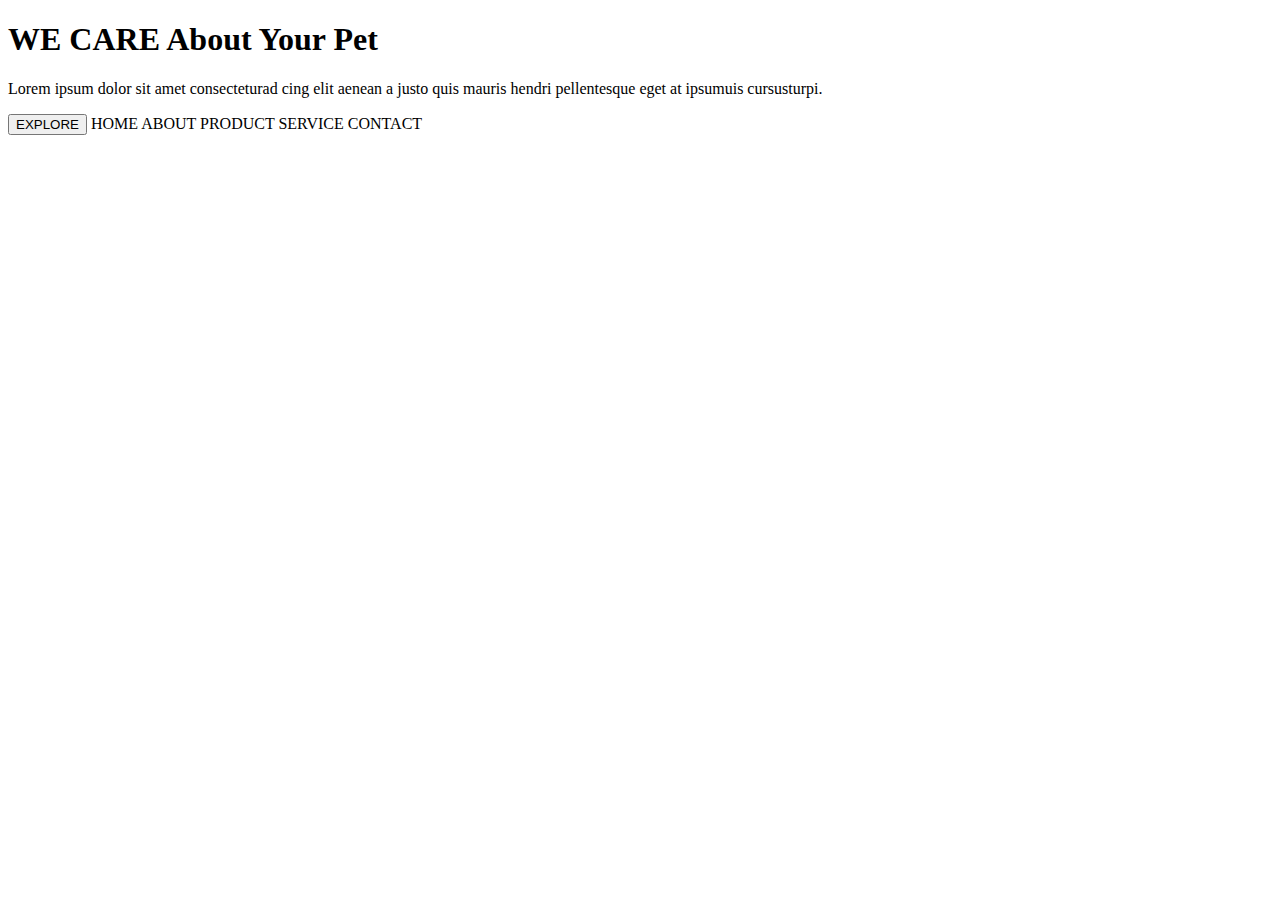
<file: index.html>
<!DOCTYPE html>
<html lang="pt-br">

<head>
    <meta charset="UTF-8">
    <meta name="viewport" content="width=device-width, initial-scale=1.0">
    <title>WE CARE</title>
</head>

<body>
    <h1>WE CARE
        About Your Pet</h1>
    <p>Lorem ipsum dolor sit amet consecteturad
        cing elit aenean a justo quis mauris hendri
        pellentesque eget at ipsumuis cursusturpi.</p>
    <button>EXPLORE</button>

    <a>HOME</a>
    <a>ABOUT</a>
    <a>PRODUCT</a>
    <a>SERVICE</a>
    <a>CONTACT</a>
    <link LOG IN>
</body>

</html>
</file>
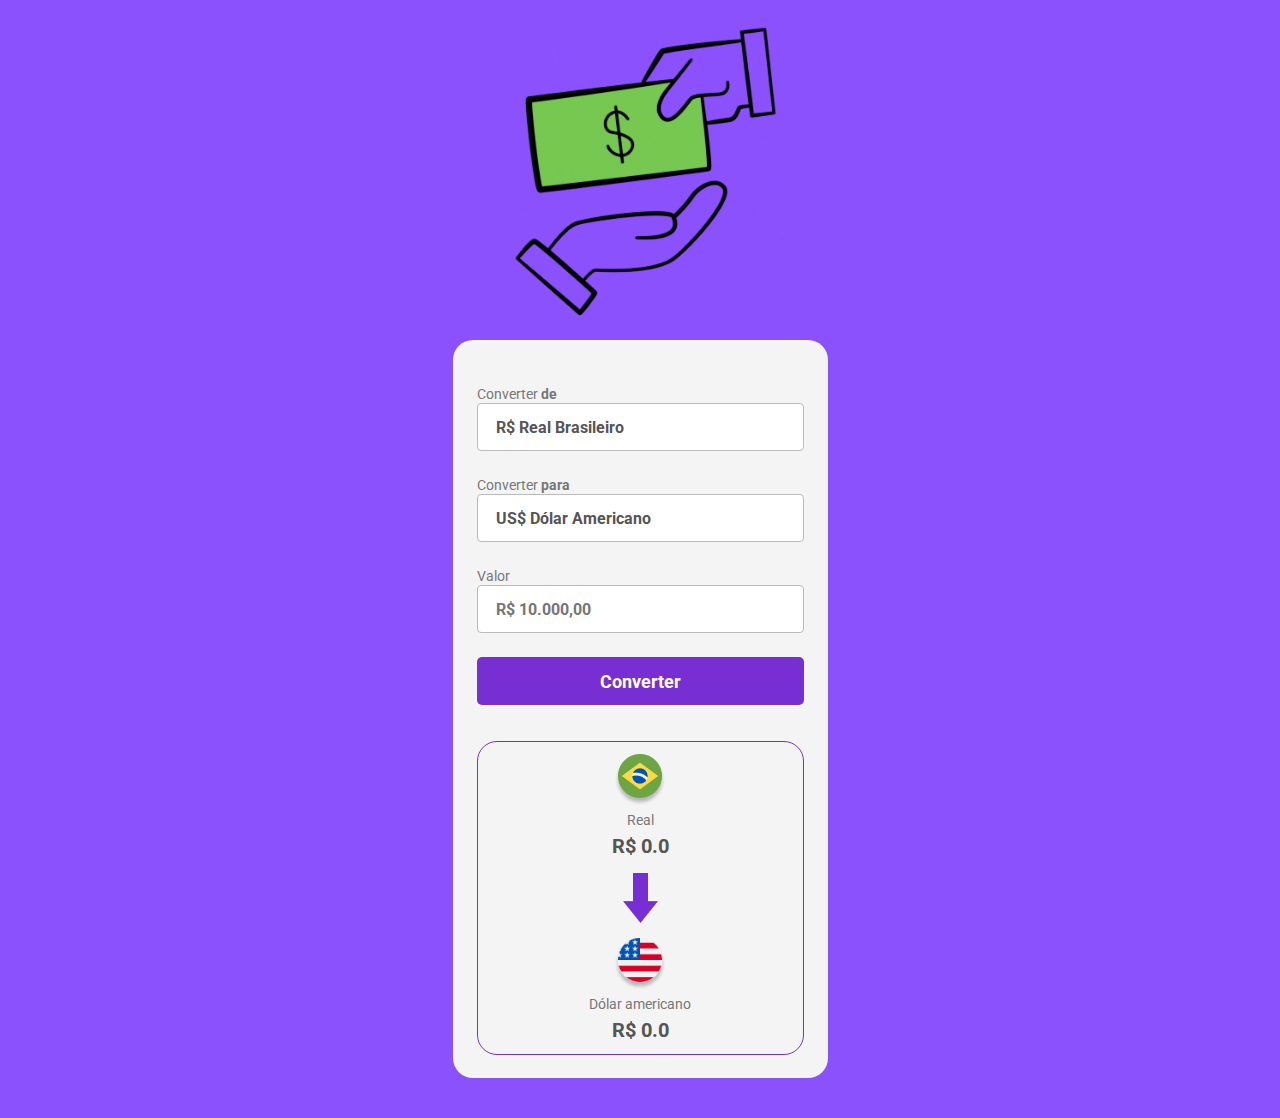
<file: projeto1/index.html>
<!DOCTYPE html>
<html lang="pt-br">

<head>
    <meta charset="UTF-8">
    <meta name="viewport" content="width=, initial-scale=1.0">
    <link rel="preconnect" href="https://fonts.googleapis.com">
    <link rel="preconnect" href="https://fonts.gstatic.com" crossorigin>
    <link
        href="https://fonts.googleapis.com/css2?family=Roboto:ital,wght@0,100;0,300;0,400;0,500;0,700;0,900;1,100;1,300;1,400;1,500;1,700;1,900&display=swap"
        rel="stylesheet">
    <link rel="stylesheet" href="./style.css">

    <title>Convert Money</title>
</head>

<body>
    <img class="logo" src="./assets/logo.gif">

    <main>
        <label>
            Converter <b>de</b>
            <select>
                <option>R$ Real Brasileiro</option>
            </select>
        </label>

        <label>
            Converter <b>para</b>
            <select class="currency-select">
                <option value="dolar">US$ Dólar Americano</option>
                <option value="euro">€ Euro</option>
            </select>

            <label>
                Valor
                <input class="input-currency" placeholder="R$ 10.000,00">
            </label>

            <button class="convert-button">Converter</button>

            <section>

                <div class="currency-box">
                    <img src="./assets/brasil 2.png" alt="logo-moeda-a-converter">
                    <p class="currency">Real</p>
                    <p class="currency-value-abc">R$ 0.0</p>
                </div>

                <img class="arrow" src="./assets/Vector.png" alt="seta">

                <div class="currency-box">
                    <img class="currency-img" src="./assets/estados-unidos (1) 1.png" alt="logo-moeda-convertida">
                    <p class="currency" id="currency-name">Dólar americano</p>
                    <p class="currency-value">R$ 0.0</p>
                </div>
            </section>


        </label>

    </main>
    <script src="./scripts.js"></script>
</body>

</html>
</file>
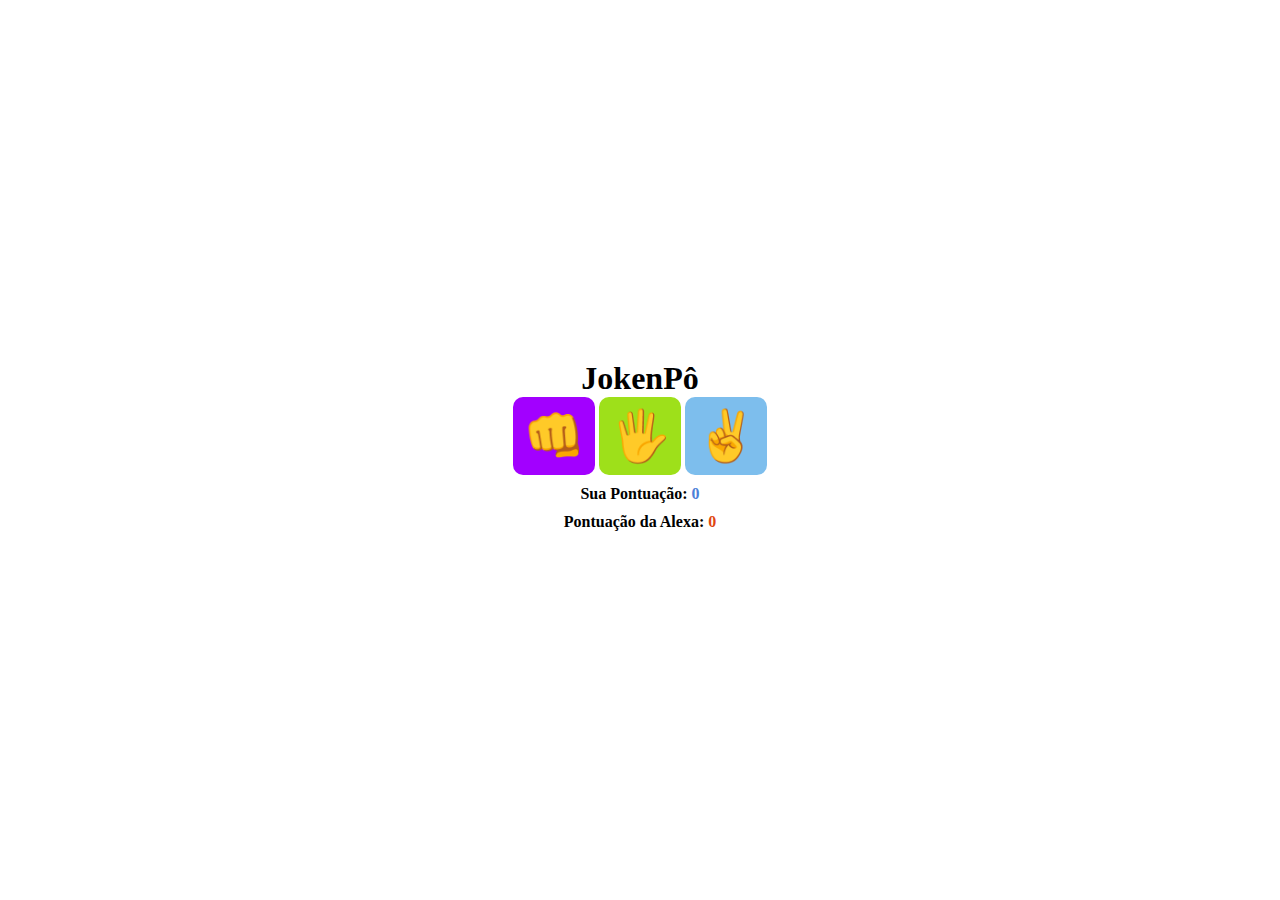
<file: projeto2/jogo.html>
<!DOCTYPE html>
<html lang="pt.br">

<head>
    <meta charset="UTF-8">
    <meta name="viewport" content="width=device-width, initial-scale=1.0">
    <link rel="stylesheet" href="jogo.css">
    <title>Devclub Jokenpô</title>
</head>

<body>
    <div class="container">
        <h1>JokenPô</h1>

        <div>
            <button id="rock" onclick="playHuman('rock')">&#x1F44A;</button>
            <button id="paper" onclick="playHuman('paper')">&#x1F590;</button>
            <button id="scissors" onclick="playHuman('scissors')">&#x270C;</button>
        </div>
        <p class="result"></p>

        <p class="your-score">Sua Pontuação: <span id="human-score">0</span></p>
        <p class="machine-score">Pontuação da Alexa: <span id="machine-score">0</span></p>


    </div>

</body>
<script src="./test.js">

</script>

</html>
</file>
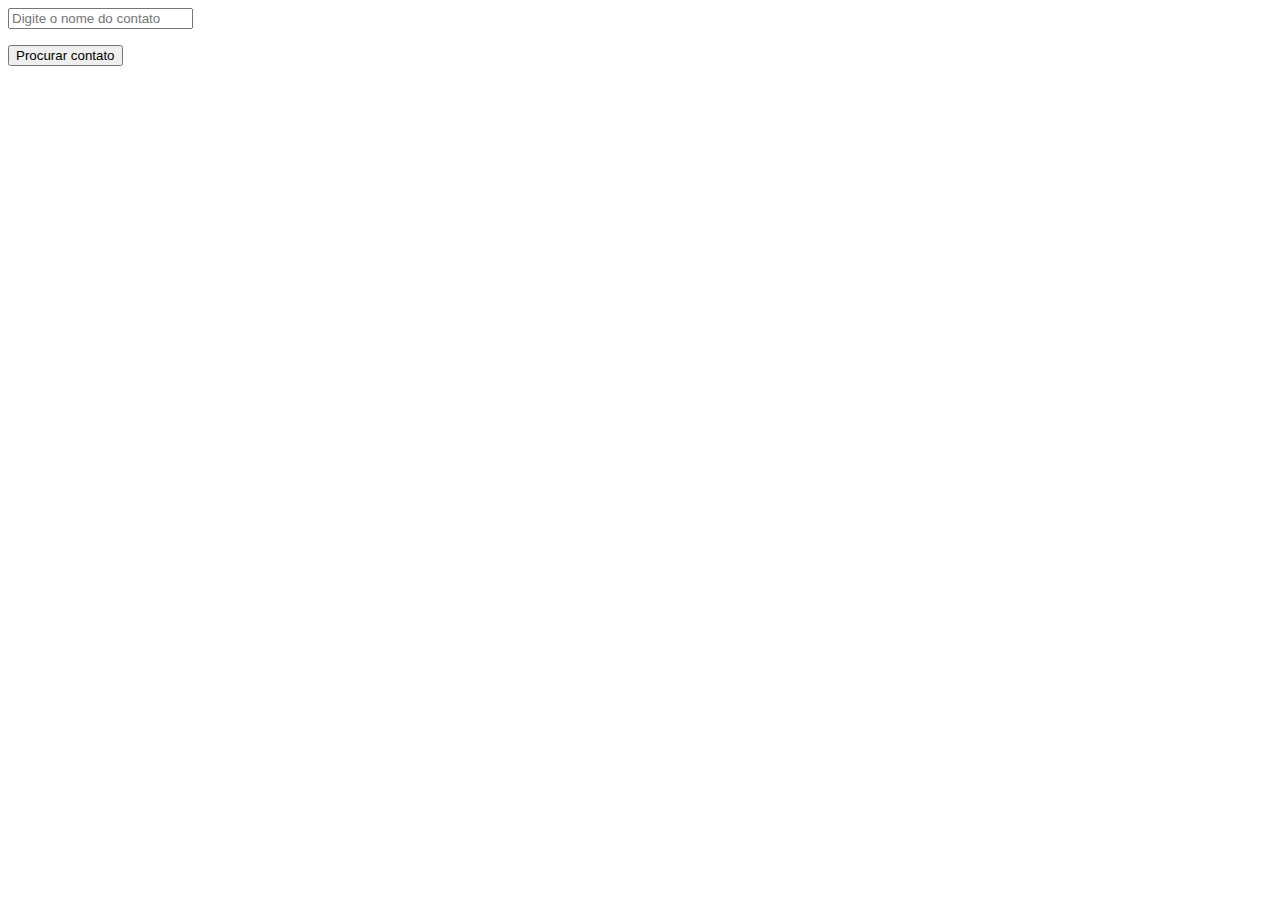
<file: projeto3/projeto.html>
<!DOCTYPE html>
<html lang="pt-br">

<head>
    <meta charset="UTF-8">
    <meta name="viewport" content="width=device-width, initial-scale=1.0">
    <title>lista Contato</title>
</head>

<body>
    <input placeholder="Digite o nome do contato">
    <p></p>
    <button onclick="search()">Procurar contato</button>

</body>
<script>

    let p = document.querySelector('p')
    let input = document.querySelector('input')

    const contacts = [
        { name: 'Rodolfo', Number: '(19) 94343-3434' },
        { name: 'Paulo', Number: '(12) 93443-3434' },
        { name: 'Aline', Number: '(13) 94566-3434' },
        { name: 'Maria', Number: '(14) 94343-3476' },
    ]

    function search() {

        for (let i = 0; i < contacts.length; i++) {

            if (input.value.toLowerCase() === contacts[i].name.toLowerCase()) {
                p.innerHTML = `Contato Encontrado Nome:${contacts[i].name} tel: ${contacts[i].Number}`

                break
            } else {
                p.innerHTML = "Contato nao encontrado, tente novamente"
            }
        }
    }

</script>

</html>
</file>
<file: projeto1/style.css>
* {
    margin: 0;
    padding: 0;
    box-sizing: border-box;
    font-family: "Roboto", serif;
    outline: none;
}

body {
    background-color: #8a51fc;

}

.logo {
    width: 300px;
    display: block;
    margin: 20px auto;
}

main {
    width: 375px;
    background: #f4f4f4;
    border-radius: 20px;
    margin: 0 auto 40px;
    padding: 44px 24px 23px;
}

label {
    color: #777777;
    font-weight: 400;
    font-size: 14px;
}

select, input {
    background: #ffffff;
    border: 1px solid #bbbbbb;
    border-radius: 4px;
    height: 48px;
    width: 100%;
    margin-bottom: 24px;
    appearance: none;
    padding-left: 18px;
    font-weight: 700;
    font-size: 16px;
    color: #555555;
    cursor: pointer;
}

button {
    background: #772fd3;
    border-radius: 5px;
    width: 100%;
    border: none;
    height: 48px;
    color: #ffffff;
    font-size: 18px;
    font-weight: 700;
    cursor: pointer;

}

button:hover {
    opacity: 0.8;

}

button:active {
    opacity: 0.6;
}

section {
    border: 1px solid #772fd3;
    border-radius: 20px;
    margin-top: 36px;
    padding: 12px;

    display: flex;
    flex-direction: column;
    align-items: center;
}

.arrow {
    margin: 15px 0;
}

.currency-box {
    display: flex;
    flex-direction: column;
    align-items: center;
    gap: 6px;
}

.currency {
    color: #777777;
    font-size: 14px;
}

.currency-value, .currency-value-abc {
    color: #555555;
    font-weight: 700;
    font-size: 20px;

}
</file>
<file: projeto2/jogo.css>
* {
    margin: 0;
    padding: 0;
    box-sizing: border-box;

}

body {
    background: url("https://picsum.photos/1600/900");
    background-size: cover;
    display: flex;
    justify-content: center;
    align-items: center;
    min-height: 100vh;
}

.container {
    padding: 20px;
    background-color: #ffffff;
    border-radius: 10px;
    display: flex;
    flex-direction: column;
    align-items: center;
    justify-content: center;

}

.button {
    margin: 30px 0;
    display: flex;
    gap: 40px;
}

button {
    padding: 10px;
    font-size: 50px;
    cursor: pointer;
    border: none;
    border-radius: 10px;
    transition: opacity 0.5s ease-in-out;

}

button:hover {
    opacity: 0.7;
}

#rock {
    background-color: #a200ff;

}

#paper {
    background-color: #9ee01a;

}

#scissors {
    background-color: #7dbeed;
}

p {
    font-weight: bold;
    margin-bottom: 10px;
}

.your-score span {
    color: rgb(77, 128, 216);
}


.machine-score span {
    color: rgb(224, 71, 15);
}
</file>
